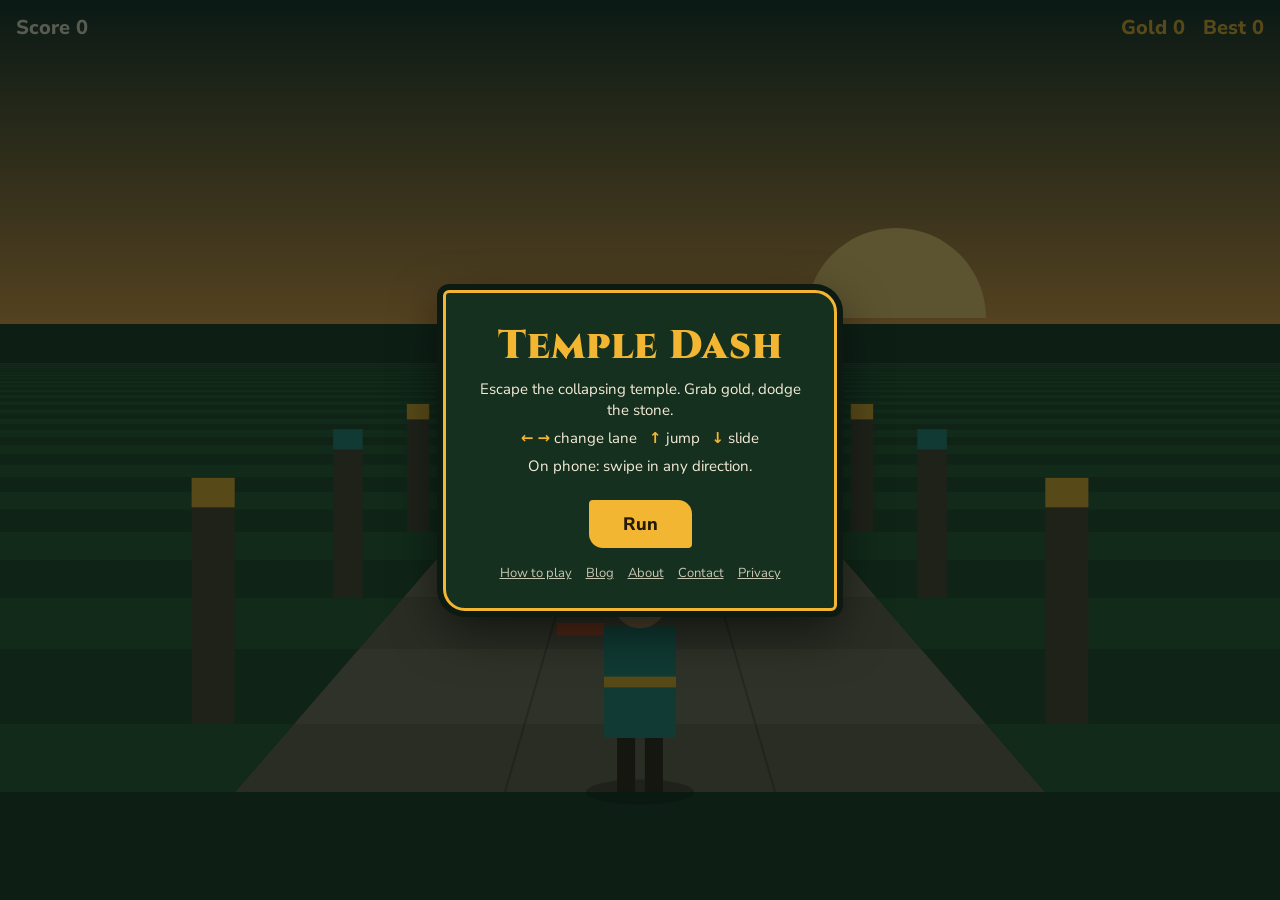
<file: index.html>
<!DOCTYPE html>
<html lang="en">
<head>
<script async src="https://pagead2.googlesyndication.com/pagead/js/adsbygoogle.js?client=ca-pub-4609575758527951"
     crossorigin="anonymous"></script>
<meta charset="utf-8">
<meta name="viewport" content="width=device-width, initial-scale=1, viewport-fit=cover">
<title>Temple Dash – Free Endless Runner Game</title>
<meta name="description" content="Temple Dash is a free browser endless runner. Dodge stone blocks, slide under beams and collect gold. Play on phone or computer.">
<link href="https://fonts.googleapis.com/css2?family=Cinzel:wght@700;900&family=Nunito+Sans:wght@600;800&display=swap" rel="stylesheet">
<style>
:root{--moss:#16301f;--stone:#8a8272;--gold:#f2b632;--teal:#1f8a80;--ember:#d9532b;--ink:#0d1a12;color-scheme:dark;box-sizing:border-box;padding-top:env(safe-area-inset-top,0px);padding-bottom:env(safe-area-inset-bottom,0px)}
html,body{height:100%;margin:0;background:var(--ink);overflow:hidden;touch-action:none;font-family:"Nunito Sans",system-ui,sans-serif;color:#f4ecd8}
body{position:relative}
canvas{position:absolute;inset:0;width:100%;height:100%;display:block}
#ov{position:absolute;inset:0;display:flex;align-items:center;justify-content:center;background:rgba(8,18,12,.66);padding:16px}
#card{max-width:340px;text-align:center;padding:26px 24px;background:var(--moss);border:3px solid var(--gold);border-radius:6px 22px 6px 22px;box-shadow:0 0 0 6px var(--ink),0 18px 50px rgba(0,0,0,.6)}
h1{font-family:Cinzel,Georgia,serif;font-weight:900;font-size:40px;margin:0 0 6px;color:var(--gold);letter-spacing:1px}
p{margin:6px 0;line-height:1.45;font-size:15px}
.k{color:var(--gold);font-weight:800}
button{margin-top:16px;font:800 18px "Nunito Sans",system-ui,sans-serif;padding:12px 34px;background:var(--gold);color:#241a05;border:0;border-radius:4px 14px 4px 14px;cursor:pointer}
.lk{margin-top:16px;display:flex;gap:14px;justify-content:center;flex-wrap:wrap;font-size:13px}.lk a{color:#f4ecd8;opacity:.8}.lk a:hover{color:var(--gold);opacity:1}
button:focus-visible{outline:3px solid #fff;outline-offset:3px}
button:active{transform:translateY(2px)}
</style>
</head>
<body>
<canvas id="c" aria-label="Temple Dash game"></canvas>
<div id="ov"><div id="card">
<h1 id="t">Temple Dash</h1>
<p id="s">Escape the collapsing temple. Grab gold, dodge the stone.</p>
<p><span class="k">← →</span> change lane &nbsp; <span class="k">↑</span> jump &nbsp; <span class="k">↓</span> slide</p>
<p>On phone: swipe in any direction.</p>
<button id="go">Run</button>
<nav class="lk"><a href="guide.html">How to play</a><a href="blog.html">Blog</a><a href="about.html">About</a><a href="contact.html">Contact</a><a href="privacy.html">Privacy</a></nav>
</div></div>
<script>
(function(){
var cv=document.getElementById('c'),x=cv.getContext('2d'),ov=document.getElementById('ov'),W,H,hor,base,unit,laneW,dpr;
function rs(){dpr=Math.min(2,window.devicePixelRatio||1);W=cv.clientWidth;H=cv.clientHeight;cv.width=W*dpr;cv.height=H*dpr;x.setTransform(dpr,0,0,dpr,0,0);hor=H*.36;base=H*.88;unit=Math.min(H,W*1.6)*.2;laneW=Math.min(W*.3,H*.3)}
window.addEventListener('resize',rs);rs();
var best=0;try{best=+localStorage.getItem('td_best')||0}catch(e){}
var st='menu',dist,speed,lane,px,jy,vy,slide,obs,nextSp,coins,score,t=0,shake=0;
function S(d){return 1/(1+d*.09)}
function Y(d){return hor+(base-hor)*S(d)}
function X(l,d){return W/2+l*laneW*S(d)}
function reset(){dist=0;speed=14;lane=0;px=0;jy=0;vy=0;slide=0;obs=[];nextSp=10;coins=0;score=0;shake=0}
function spawn(){
  var r=Math.random(),l=Math.floor(Math.random()*3)-1,D=62;
  if(r<.3){obs.push({d:D,l:l,k:'block'})}
  else if(r<.5){obs.push({d:D,l:l,k:'beam'})}
  else if(r<.72){var l2=l;obs.push({d:D,l:l,k:'pillar'});if(Math.random()<.5){do{l2=Math.floor(Math.random()*3)-1}while(l2===l);obs.push({d:D,l:l2,k:'pillar'})}}
  else{for(var i=0;i<6;i++)obs.push({d:D+i*2.2,l:l,k:'coin'})}
}
function end(){
  st='over';if(score>best){best=score;try{localStorage.setItem('td_best',best)}catch(e){}}
  document.getElementById('t').textContent='Temple closed';
  document.getElementById('s').innerHTML='Score <span class="k">'+score+'</span> · Gold <span class="k">'+coins+'</span> · Best <span class="k">'+best+'</span>';
  document.getElementById('go').textContent='Run again';ov.style.display='flex';
}
function start(){reset();st='play';ov.style.display='none'}
document.getElementById('go').onclick=start;
function act(a){
  if(st!=='play')return;
  if(a==='L'&&lane>-1)lane--;
  if(a==='R'&&lane<1)lane++;
  if(a==='U'&&jy<=0.01){vy=9.5;slide=0}
  if(a==='D'){slide=.7;if(jy>0)vy=-14}
}
window.addEventListener('keydown',function(e){
  var m={ArrowLeft:'L',a:'L',ArrowRight:'R',d:'R',ArrowUp:'U',w:'U',' ':'U',ArrowDown:'D',s:'D'}[e.key];
  if(m){e.preventDefault();act(m)}
  else if(e.key==='Enter'&&st!=='play')start();
});
var sx,sy;
cv.addEventListener('pointerdown',function(e){sx=e.clientX;sy=e.clientY});
cv.addEventListener('pointerup',function(e){
  var dx=e.clientX-sx,dy=e.clientY-sy;
  if(Math.max(Math.abs(dx),Math.abs(dy))<20){act('U');return}
  if(Math.abs(dx)>Math.abs(dy))act(dx<0?'L':'R');else act(dy<0?'U':'D');
});
function update(dt){
  speed=Math.min(36,speed+dt*.45);
  dist+=speed*dt;score=Math.floor(dist/2)+coins*10;
  px+=(lane-px)*Math.min(1,dt*14);
  if(jy>0||vy>0){vy-=28*dt;jy+=vy*dt;if(jy<=0){jy=0;vy=0}}
  if(slide>0)slide-=dt;
  nextSp-=speed*dt;
  if(nextSp<=0){spawn();nextSp=Math.max(7,14-speed*.2)+Math.random()*5}
  for(var i=obs.length-1;i>=0;i--){
    var o=obs[i];o.d-=speed*dt;
    if(o.d<-3){obs.splice(i,1);continue}
    if(o.dead)continue;
    if(o.d<.8&&o.d>-.8&&Math.abs(px-o.l)<.55){
      if(o.k==='coin'){o.dead=1;coins++}
      else if(o.k==='block'&&jy<.5){hit()}
      else if(o.k==='beam'&&slide<=0){hit()}
      else if(o.k==='pillar'){hit()}
    }
  }
}
function hit(){shake=14;end()}
function quad(x1,y1,x2,y2,x3,y3,x4,y4,c){x.fillStyle=c;x.beginPath();x.moveTo(x1,y1);x.lineTo(x2,y2);x.lineTo(x3,y3);x.lineTo(x4,y4);x.closePath();x.fill()}
function draw(){
  x.save();
  if(shake>0){x.translate((Math.random()-.5)*shake,(Math.random()-.5)*shake);shake*=.85}
  var g=x.createLinearGradient(0,0,0,hor);g.addColorStop(0,'#0f2a2a');g.addColorStop(1,'#e9a24a');
  x.fillStyle=g;x.fillRect(0,0,W,hor+2);
  x.fillStyle='#173a28';x.fillRect(0,hor,W,H-hor);
  // sun
  x.fillStyle='#ffd37a';x.beginPath();x.arc(W*.7,hor-6,unit*.5,Math.PI,0);x.fill();
  // road stripes
  var off=dist%3,idx=Math.floor(dist/3);
  for(var i=40;i>=0;i--){
    var d1=i*3-off,d2=d1+3;if(d1<0)d1=0;if(d2<=0)continue;
    var s1=S(d1),s2=S(d2),y1=Y(d1),y2=Y(d2),hw1=laneW*1.5*s1,hw2=laneW*1.5*s2;
    quad(W/2-hw1,y1,W/2+hw1,y1,W/2+hw2,y2,W/2-hw2,y2,((idx+i)%2)?'#7b7261':'#6c6354');
    // jungle edges
    var c2=((idx+i)%2)?'#1d4a2f':'#245a38';
    quad(0,y1,W/2-hw1,y1,W/2-hw2,y2,0,y2,c2);
    quad(W/2+hw1,y1,W,y1,W,y2,W/2+hw2,y2,c2);
    if((idx+i)%2===0){
      [-1,1].forEach(function(sd){
        var px0=W/2+sd*(laneW*1.5+laneW*.35)*s2,ph=unit*1.6*s2,pw=unit*.28*s2;
        x.fillStyle='#4a4436';x.fillRect(px0-pw/2,y2-ph,pw,ph);
        x.fillStyle=(idx+i)%4===0?'#1f8a80':'#f2b632';x.fillRect(px0-pw/2,y2-ph,pw,ph*.12);
      });
    }
  }
  // lane lines
  x.strokeStyle='rgba(0,0,0,.25)';x.lineWidth=2;
  [-.5,.5].forEach(function(l){x.beginPath();x.moveTo(X(l,0),Y(0));x.lineTo(X(l,70),Y(70));x.stroke()});
  // objects far to near
  var list=obs.filter(function(o){return !o.dead&&o.d>-2}).sort(function(a,b){return b.d-a.d});
  var pDrawn=false;
  list.forEach(function(o){
    if(!pDrawn&&o.d<0){player();pDrawn=true}
    item(o);
  });
  if(!pDrawn)player();
  x.restore();
  // HUD
  x.fillStyle='#f4ecd8';x.font='800 20px "Nunito Sans",system-ui,sans-serif';x.textAlign='left';
  x.fillText('Score '+score,16,34);
  x.fillStyle='#f2b632';x.textAlign='right';x.fillText('Gold '+coins+'   Best '+Math.max(best,score),W-16,34);
}
function item(o){
  var s=S(o.d),cx=X(o.l,o.d),cy=Y(o.d),w=laneW*s*.8,u=unit*s;
  if(o.k==='block'){
    x.fillStyle='#8a8272';x.fillRect(cx-w/2,cy-u*.55,w,u*.55);
    x.fillStyle='#b3aa95';x.fillRect(cx-w/2,cy-u*.55,w,u*.12);
    x.fillStyle='#d9532b';x.fillRect(cx-w*.3,cy-u*.35,w*.6,u*.07);
  }else if(o.k==='beam'){
    var pw=u*.16;
    x.fillStyle='#4a4436';x.fillRect(cx-w/2,cy-u*1.5,pw,u*1.5);x.fillRect(cx+w/2-pw,cy-u*1.5,pw,u*1.5);
    x.fillStyle='#6b5a3a';x.fillRect(cx-w/2-pw*.5,cy-u*1.3,w+pw,u*.45);
    x.fillStyle='#f2b632';x.fillRect(cx-w/2-pw*.5,cy-u*1.3,w+pw,u*.07);
  }else if(o.k==='pillar'){
    var pw2=w*.55;
    x.fillStyle='#5b5444';x.fillRect(cx-pw2/2,cy-u*1.9,pw2,u*1.9);
    x.fillStyle='#1f8a80';x.fillRect(cx-pw2/2,cy-u*1.9,pw2,u*.2);
    x.fillStyle='rgba(0,0,0,.25)';x.fillRect(cx,cy-u*1.9,pw2/2,u*1.9);
  }else{
    var sp=Math.abs(Math.cos(t*5+o.d)),r=u*.2;
    x.fillStyle='#f2b632';x.beginPath();x.ellipse(cx,cy-u*.5,Math.max(r*.25,r*sp),r,0,0,7);x.fill();
    x.strokeStyle='#a8741a';x.lineWidth=Math.max(1,s*2);x.stroke();
  }
}
function player(){
  var cx=X(px,0),cy=base-jy*unit,sl=slide>0&&jy<=0,run=Math.sin(t*16)*unit*.12;
  x.fillStyle='rgba(0,0,0,.3)';x.beginPath();x.ellipse(cx,base,unit*.3*(1-jy*.2),unit*.07,0,0,7);x.fill();
  var bh=sl?unit*.32:unit*.62;
  // legs
  x.fillStyle='#2b2118';
  if(!sl){x.fillRect(cx-unit*.14+(jy>0?0:run),cy-unit*.3,unit*.1,unit*.3);x.fillRect(cx+unit*.04-(jy>0?0:run),cy-unit*.3,unit*.1,unit*.3)}
  // body
  x.fillStyle='#1f8a80';x.fillRect(cx-unit*.2,cy-unit*.3-bh+(sl?unit*.3:0),unit*.4,bh);
  x.fillStyle='#f2b632';x.fillRect(cx-unit*.2,cy-unit*.3-bh+(sl?unit*.3:0)+bh*.45,unit*.4,unit*.06);
  // head
  var hy=cy-unit*.3-bh-unit*.14+(sl?unit*.3:0);
  x.fillStyle='#d9a36f';x.beginPath();x.arc(cx,hy,unit*.15,0,7);x.fill();
  x.fillStyle='#d9532b';x.fillRect(cx-unit*.16,hy-unit*.16,unit*.32,unit*.08);
  // scarf
  x.fillStyle='#d9532b';x.fillRect(cx-unit*.2-unit*.25-Math.abs(run),hy+unit*.12,unit*.25+Math.abs(run),unit*.07);
}
var last=performance.now();
function loop(n){
  var dt=Math.min(.05,(n-last)/1000);last=n;t+=dt;
  if(st==='play')update(dt);
  else if(st==='menu'){dist+=6*dt;t+=0}
  draw();requestAnimationFrame(loop);
}
reset();requestAnimationFrame(loop);
})();
</script>
</body>
</html>
</file>
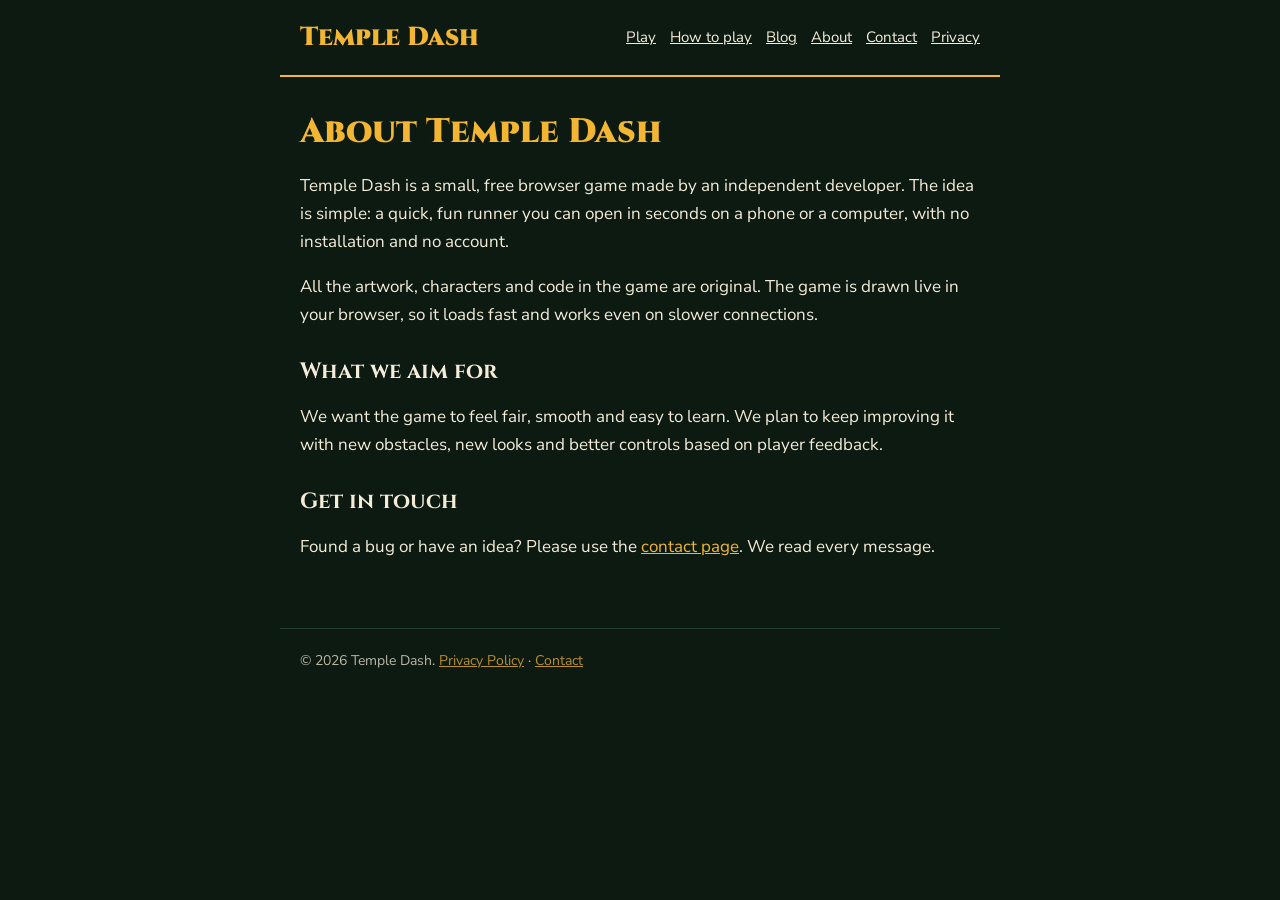
<file: about.html>
<!DOCTYPE html><html lang="en"><head>
<script async src="https://pagead2.googlesyndication.com/pagead/js/adsbygoogle.js?client=ca-pub-4609575758527951"
     crossorigin="anonymous"></script><meta charset="utf-8"><meta name="viewport" content="width=device-width, initial-scale=1"><link href="https://fonts.googleapis.com/css2?family=Cinzel:wght@700;900&family=Nunito+Sans:wght@400;800&display=swap" rel="stylesheet"><link rel="stylesheet" href="style.css"><title>About Temple Dash</title><meta name="description" content="About Temple Dash, a free browser endless runner game made by an independent developer."></head><body><header><a class="logo" href="index.html">Temple Dash</a><nav><a href="index.html">Play</a><a href="guide.html">How to play</a><a href="blog.html">Blog</a><a href="about.html">About</a><a href="contact.html">Contact</a><a href="privacy.html">Privacy</a></nav></header><main>
<h1>About Temple Dash</h1>
<p>Temple Dash is a small, free browser game made by an independent developer. The idea is simple: a quick, fun runner you can open in seconds on a phone or a computer, with no installation and no account.</p>
<p>All the artwork, characters and code in the game are original. The game is drawn live in your browser, so it loads fast and works even on slower connections.</p>
<h2>What we aim for</h2>
<p>We want the game to feel fair, smooth and easy to learn. We plan to keep improving it with new obstacles, new looks and better controls based on player feedback.</p>
<h2>Get in touch</h2>
<p>Found a bug or have an idea? Please use the <a href="contact.html">contact page</a>. We read every message.</p>
</main><footer>© 2026 Temple Dash. <a href="privacy.html">Privacy Policy</a> · <a href="contact.html">Contact</a></footer></body></html>
</file>
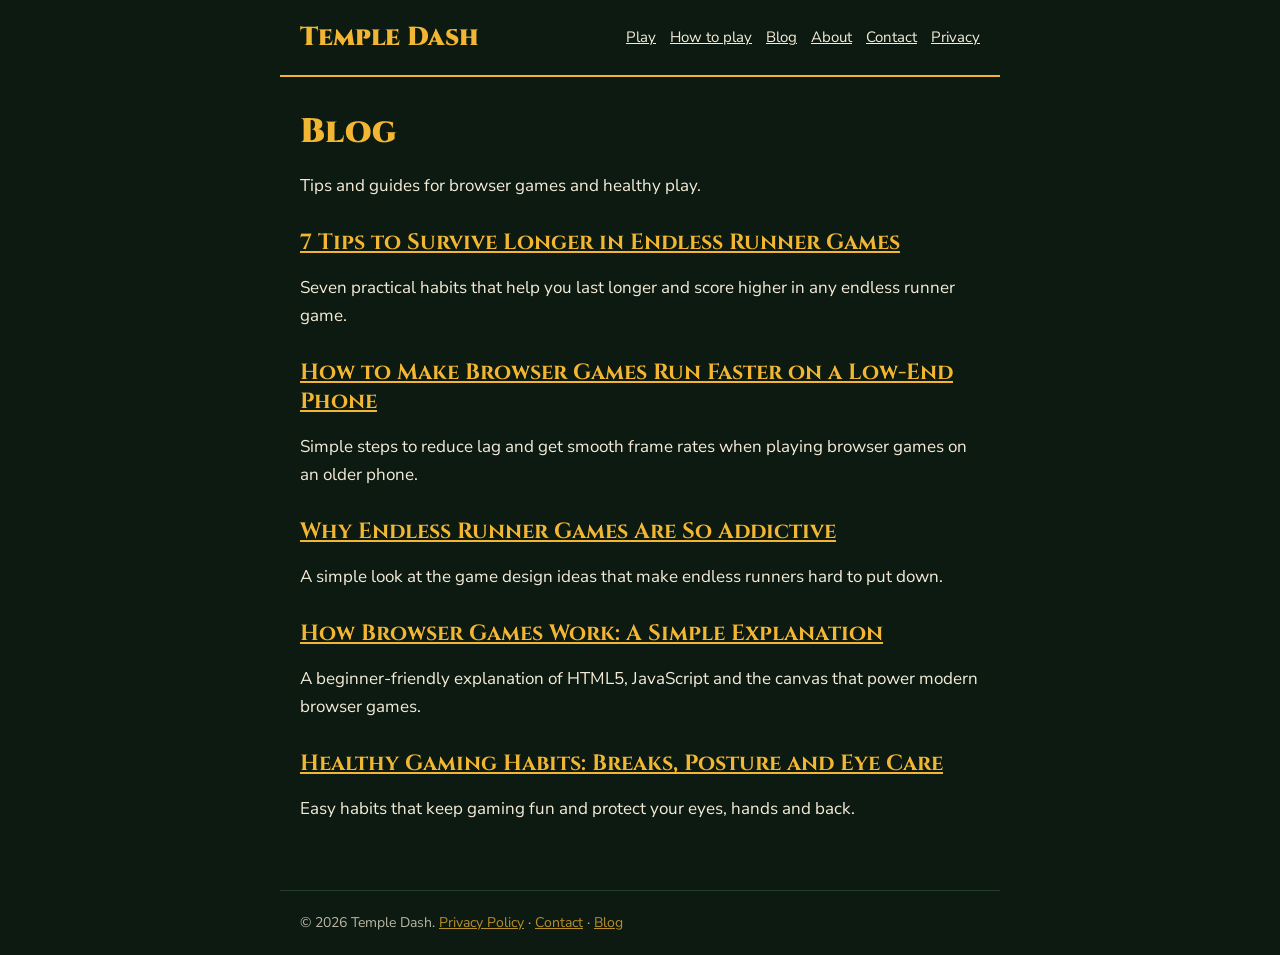
<file: blog.html>
<!DOCTYPE html><html lang="en"><head><script async src="https://pagead2.googlesyndication.com/pagead/js/adsbygoogle.js?client=ca-pub-4609575758527951"
     crossorigin="anonymous"></script><meta charset="utf-8"><meta name="viewport" content="width=device-width, initial-scale=1"><title>Temple Dash Blog – Game Tips and Guides</title><meta name="description" content="Tips, guides and explainers about browser games, endless runners and healthy gaming."><link href="https://fonts.googleapis.com/css2?family=Cinzel:wght@700;900&family=Nunito+Sans:wght@400;800&display=swap" rel="stylesheet"><link rel="stylesheet" href="style.css"></head><body><header><a class="logo" href="index.html">Temple Dash</a><nav><a href="index.html">Play</a><a href="guide.html">How to play</a><a href="blog.html">Blog</a><a href="about.html">About</a><a href="contact.html">Contact</a><a href="privacy.html">Privacy</a></nav></header><main><h1>Blog</h1><p>Tips and guides for browser games and healthy play.</p><h2><a href="post-endless-runner-tips.html">7 Tips to Survive Longer in Endless Runner Games</a></h2><p>Seven practical habits that help you last longer and score higher in any endless runner game.</p><h2><a href="post-faster-browser-games-low-end-phone.html">How to Make Browser Games Run Faster on a Low-End Phone</a></h2><p>Simple steps to reduce lag and get smooth frame rates when playing browser games on an older phone.</p><h2><a href="post-why-endless-runners-are-addictive.html">Why Endless Runner Games Are So Addictive</a></h2><p>A simple look at the game design ideas that make endless runners hard to put down.</p><h2><a href="post-how-browser-games-work.html">How Browser Games Work: A Simple Explanation</a></h2><p>A beginner-friendly explanation of HTML5, JavaScript and the canvas that power modern browser games.</p><h2><a href="post-healthy-gaming-habits.html">Healthy Gaming Habits: Breaks, Posture and Eye Care</a></h2><p>Easy habits that keep gaming fun and protect your eyes, hands and back.</p></main><footer>© 2026 Temple Dash. <a href="privacy.html">Privacy Policy</a> · <a href="contact.html">Contact</a> · <a href="blog.html">Blog</a></footer></body></html>
</file>
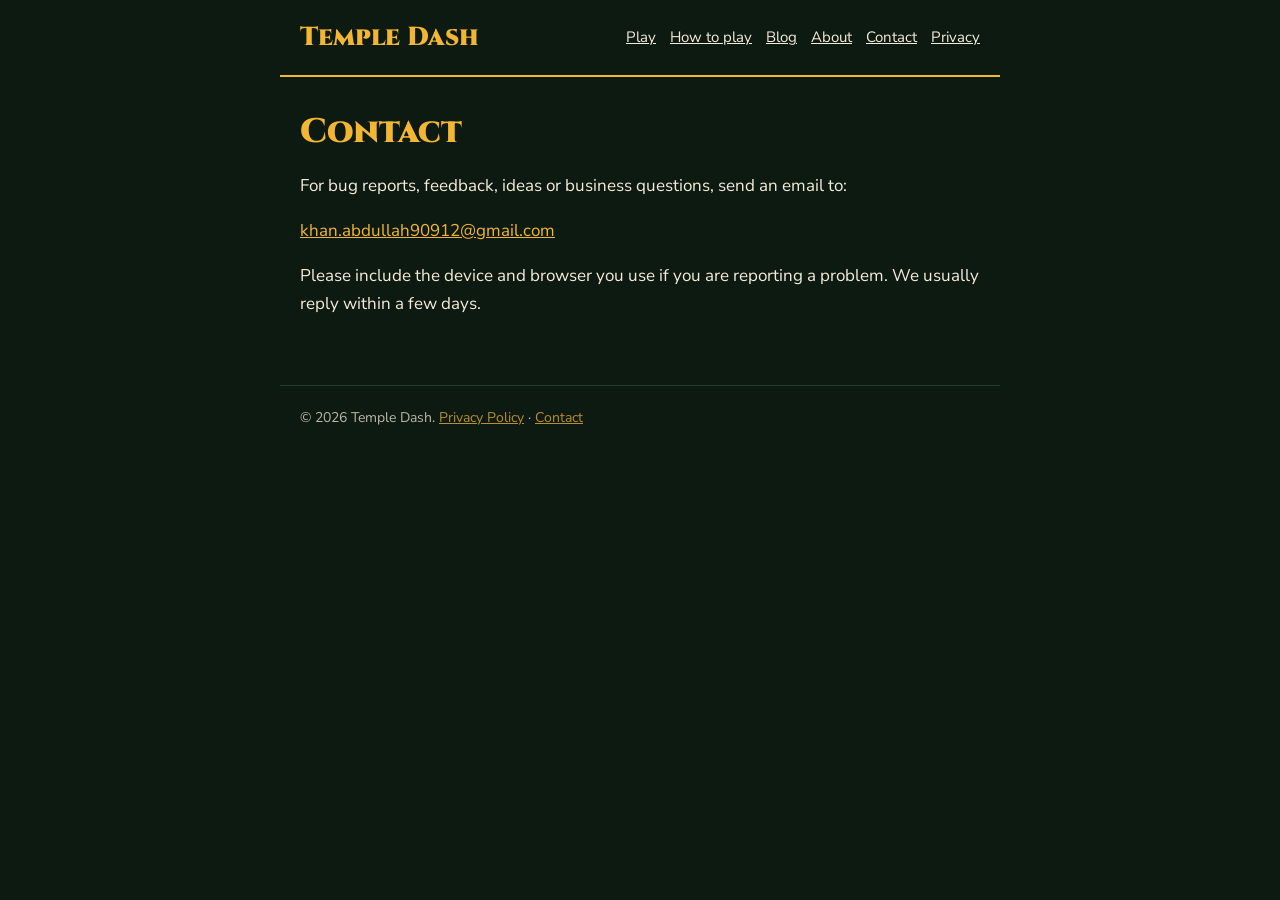
<file: contact.html>
<!DOCTYPE html><html lang="en"><head>
<script async src="https://pagead2.googlesyndication.com/pagead/js/adsbygoogle.js?client=ca-pub-4609575758527951"
     crossorigin="anonymous"></script><meta charset="utf-8"><meta name="viewport" content="width=device-width, initial-scale=1"><link href="https://fonts.googleapis.com/css2?family=Cinzel:wght@700;900&family=Nunito+Sans:wght@400;800&display=swap" rel="stylesheet"><link rel="stylesheet" href="style.css"><title>Contact Temple Dash</title><meta name="description" content="Contact the Temple Dash team with bug reports, feedback or questions."></head><body><header><a class="logo" href="index.html">Temple Dash</a><nav><a href="index.html">Play</a><a href="guide.html">How to play</a><a href="blog.html">Blog</a><a href="about.html">About</a><a href="contact.html">Contact</a><a href="privacy.html">Privacy</a></nav></header><main>
<h1>Contact</h1>
<p>For bug reports, feedback, ideas or business questions, send an email to:</p>
<p><a href="mailto:khan.abdullah90912@gmail.com">khan.abdullah90912@gmail.com</a></p>
<p>Please include the device and browser you use if you are reporting a problem. We usually reply within a few days.</p>
</main><footer>© 2026 Temple Dash. <a href="privacy.html">Privacy Policy</a> · <a href="contact.html">Contact</a></footer></body></html>
</file>
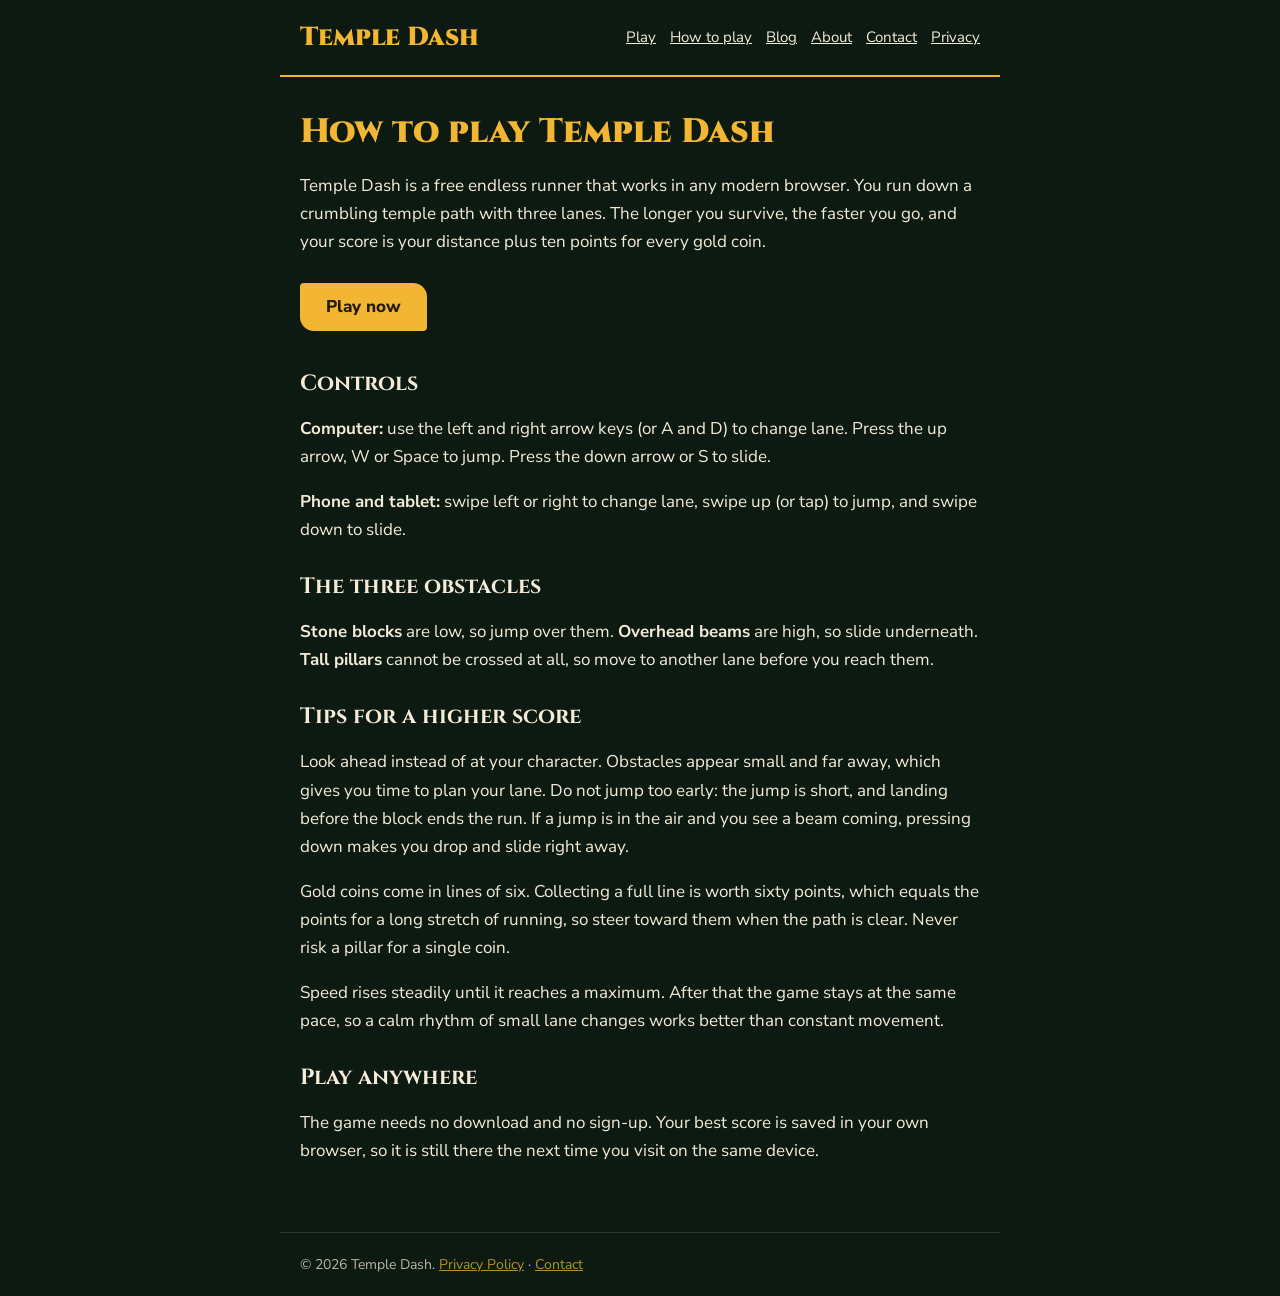
<file: guide.html>
<!DOCTYPE html><html lang="en"><head>
<script async src="https://pagead2.googlesyndication.com/pagead/js/adsbygoogle.js?client=ca-pub-4609575758527951"
     crossorigin="anonymous"></script><meta charset="utf-8"><meta name="viewport" content="width=device-width, initial-scale=1"><link href="https://fonts.googleapis.com/css2?family=Cinzel:wght@700;900&family=Nunito+Sans:wght@400;800&display=swap" rel="stylesheet"><link rel="stylesheet" href="style.css"><title>How to Play Temple Dash – Tips and Controls</title><meta name="description" content="Learn the controls and best tips for Temple Dash, a free browser endless runner game."></head><body><header><a class="logo" href="index.html">Temple Dash</a><nav><a href="index.html">Play</a><a href="guide.html">How to play</a><a href="blog.html">Blog</a><a href="about.html">About</a><a href="contact.html">Contact</a><a href="privacy.html">Privacy</a></nav></header><main>
<h1>How to play Temple Dash</h1>
<p>Temple Dash is a free endless runner that works in any modern browser. You run down a crumbling temple path with three lanes. The longer you survive, the faster you go, and your score is your distance plus ten points for every gold coin.</p>
<a class="play" href="index.html">Play now</a>
<h2>Controls</h2>
<p><b>Computer:</b> use the left and right arrow keys (or A and D) to change lane. Press the up arrow, W or Space to jump. Press the down arrow or S to slide.</p>
<p><b>Phone and tablet:</b> swipe left or right to change lane, swipe up (or tap) to jump, and swipe down to slide.</p>
<h2>The three obstacles</h2>
<p><b>Stone blocks</b> are low, so jump over them. <b>Overhead beams</b> are high, so slide underneath. <b>Tall pillars</b> cannot be crossed at all, so move to another lane before you reach them.</p>
<h2>Tips for a higher score</h2>
<p>Look ahead instead of at your character. Obstacles appear small and far away, which gives you time to plan your lane. Do not jump too early: the jump is short, and landing before the block ends the run. If a jump is in the air and you see a beam coming, pressing down makes you drop and slide right away.</p>
<p>Gold coins come in lines of six. Collecting a full line is worth sixty points, which equals the points for a long stretch of running, so steer toward them when the path is clear. Never risk a pillar for a single coin.</p>
<p>Speed rises steadily until it reaches a maximum. After that the game stays at the same pace, so a calm rhythm of small lane changes works better than constant movement.</p>
<h2>Play anywhere</h2>
<p>The game needs no download and no sign-up. Your best score is saved in your own browser, so it is still there the next time you visit on the same device.</p>
</main><footer>© 2026 Temple Dash. <a href="privacy.html">Privacy Policy</a> · <a href="contact.html">Contact</a></footer></body></html>
</file>
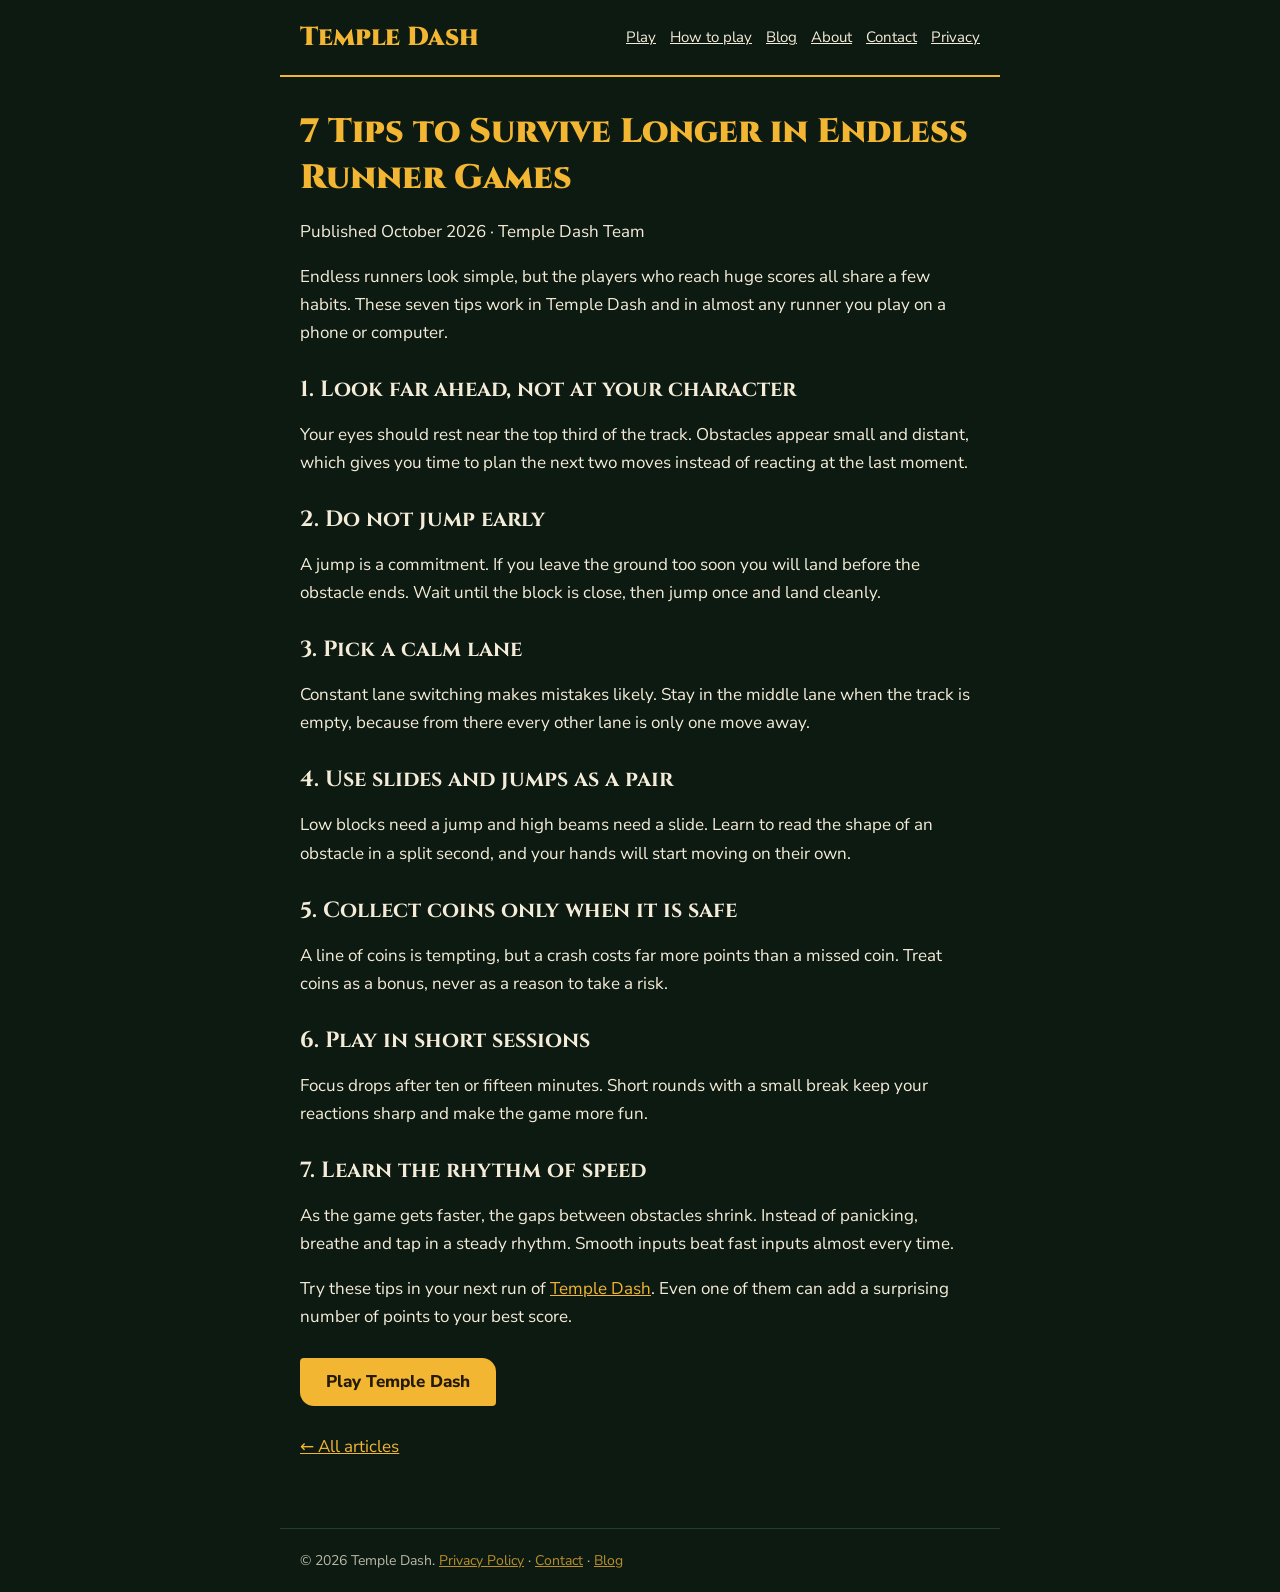
<file: post-endless-runner-tips.html>
<!DOCTYPE html><html lang="en"><head><script async src="https://pagead2.googlesyndication.com/pagead/js/adsbygoogle.js?client=ca-pub-4609575758527951"
     crossorigin="anonymous"></script><meta charset="utf-8"><meta name="viewport" content="width=device-width, initial-scale=1"><title>7 Tips to Survive Longer in Endless Runner Games – Temple Dash</title><meta name="description" content="Seven practical habits that help you last longer and score higher in any endless runner game."><link href="https://fonts.googleapis.com/css2?family=Cinzel:wght@700;900&family=Nunito+Sans:wght@400;800&display=swap" rel="stylesheet"><link rel="stylesheet" href="style.css"></head><body><header><a class="logo" href="index.html">Temple Dash</a><nav><a href="index.html">Play</a><a href="guide.html">How to play</a><a href="blog.html">Blog</a><a href="about.html">About</a><a href="contact.html">Contact</a><a href="privacy.html">Privacy</a></nav></header><main><h1>7 Tips to Survive Longer in Endless Runner Games</h1><p class="mu">Published October 2026 · Temple Dash Team</p><p>Endless runners look simple, but the players who reach huge scores all share a few habits. These seven tips work in Temple Dash and in almost any runner you play on a phone or computer.</p><h2>1. Look far ahead, not at your character</h2><p>Your eyes should rest near the top third of the track. Obstacles appear small and distant, which gives you time to plan the next two moves instead of reacting at the last moment.</p><h2>2. Do not jump early</h2><p>A jump is a commitment. If you leave the ground too soon you will land before the obstacle ends. Wait until the block is close, then jump once and land cleanly.</p><h2>3. Pick a calm lane</h2><p>Constant lane switching makes mistakes likely. Stay in the middle lane when the track is empty, because from there every other lane is only one move away.</p><h2>4. Use slides and jumps as a pair</h2><p>Low blocks need a jump and high beams need a slide. Learn to read the shape of an obstacle in a split second, and your hands will start moving on their own.</p><h2>5. Collect coins only when it is safe</h2><p>A line of coins is tempting, but a crash costs far more points than a missed coin. Treat coins as a bonus, never as a reason to take a risk.</p><h2>6. Play in short sessions</h2><p>Focus drops after ten or fifteen minutes. Short rounds with a small break keep your reactions sharp and make the game more fun.</p><h2>7. Learn the rhythm of speed</h2><p>As the game gets faster, the gaps between obstacles shrink. Instead of panicking, breathe and tap in a steady rhythm. Smooth inputs beat fast inputs almost every time.</p><p>Try these tips in your next run of <a href="index.html">Temple Dash</a>. Even one of them can add a surprising number of points to your best score.</p><p><a class="play" href="index.html">Play Temple Dash</a></p><p><a href="blog.html">← All articles</a></p></main><footer>© 2026 Temple Dash. <a href="privacy.html">Privacy Policy</a> · <a href="contact.html">Contact</a> · <a href="blog.html">Blog</a></footer></body></html>
</file>
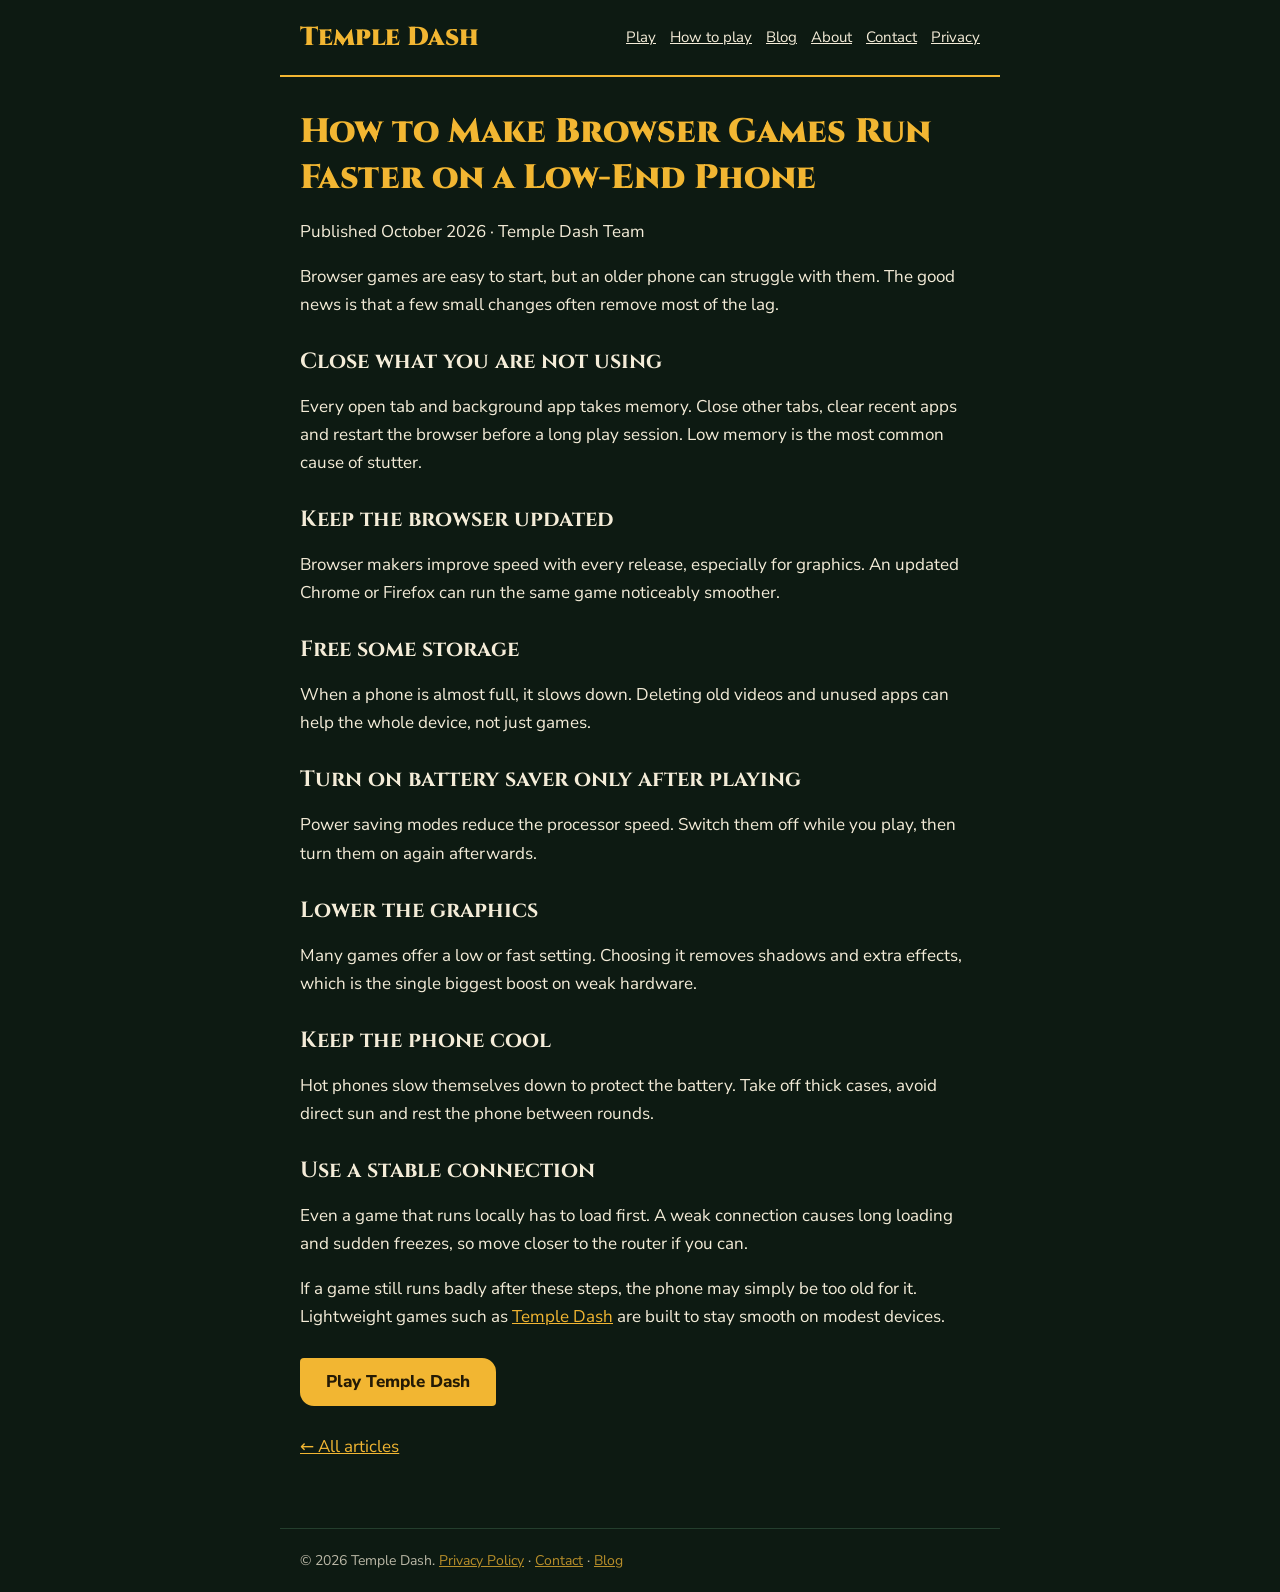
<file: post-faster-browser-games-low-end-phone.html>
<!DOCTYPE html><html lang="en"><head><script async src="https://pagead2.googlesyndication.com/pagead/js/adsbygoogle.js?client=ca-pub-4609575758527951"
     crossorigin="anonymous"></script><meta charset="utf-8"><meta name="viewport" content="width=device-width, initial-scale=1"><title>How to Make Browser Games Run Faster on a Low-End Phone – Temple Dash</title><meta name="description" content="Simple steps to reduce lag and get smooth frame rates when playing browser games on an older phone."><link href="https://fonts.googleapis.com/css2?family=Cinzel:wght@700;900&family=Nunito+Sans:wght@400;800&display=swap" rel="stylesheet"><link rel="stylesheet" href="style.css"></head><body><header><a class="logo" href="index.html">Temple Dash</a><nav><a href="index.html">Play</a><a href="guide.html">How to play</a><a href="blog.html">Blog</a><a href="about.html">About</a><a href="contact.html">Contact</a><a href="privacy.html">Privacy</a></nav></header><main><h1>How to Make Browser Games Run Faster on a Low-End Phone</h1><p class="mu">Published October 2026 · Temple Dash Team</p><p>Browser games are easy to start, but an older phone can struggle with them. The good news is that a few small changes often remove most of the lag.</p><h2>Close what you are not using</h2><p>Every open tab and background app takes memory. Close other tabs, clear recent apps and restart the browser before a long play session. Low memory is the most common cause of stutter.</p><h2>Keep the browser updated</h2><p>Browser makers improve speed with every release, especially for graphics. An updated Chrome or Firefox can run the same game noticeably smoother.</p><h2>Free some storage</h2><p>When a phone is almost full, it slows down. Deleting old videos and unused apps can help the whole device, not just games.</p><h2>Turn on battery saver only after playing</h2><p>Power saving modes reduce the processor speed. Switch them off while you play, then turn them on again afterwards.</p><h2>Lower the graphics</h2><p>Many games offer a low or fast setting. Choosing it removes shadows and extra effects, which is the single biggest boost on weak hardware.</p><h2>Keep the phone cool</h2><p>Hot phones slow themselves down to protect the battery. Take off thick cases, avoid direct sun and rest the phone between rounds.</p><h2>Use a stable connection</h2><p>Even a game that runs locally has to load first. A weak connection causes long loading and sudden freezes, so move closer to the router if you can.</p><p>If a game still runs badly after these steps, the phone may simply be too old for it. Lightweight games such as <a href="index.html">Temple Dash</a> are built to stay smooth on modest devices.</p><p><a class="play" href="index.html">Play Temple Dash</a></p><p><a href="blog.html">← All articles</a></p></main><footer>© 2026 Temple Dash. <a href="privacy.html">Privacy Policy</a> · <a href="contact.html">Contact</a> · <a href="blog.html">Blog</a></footer></body></html>
</file>
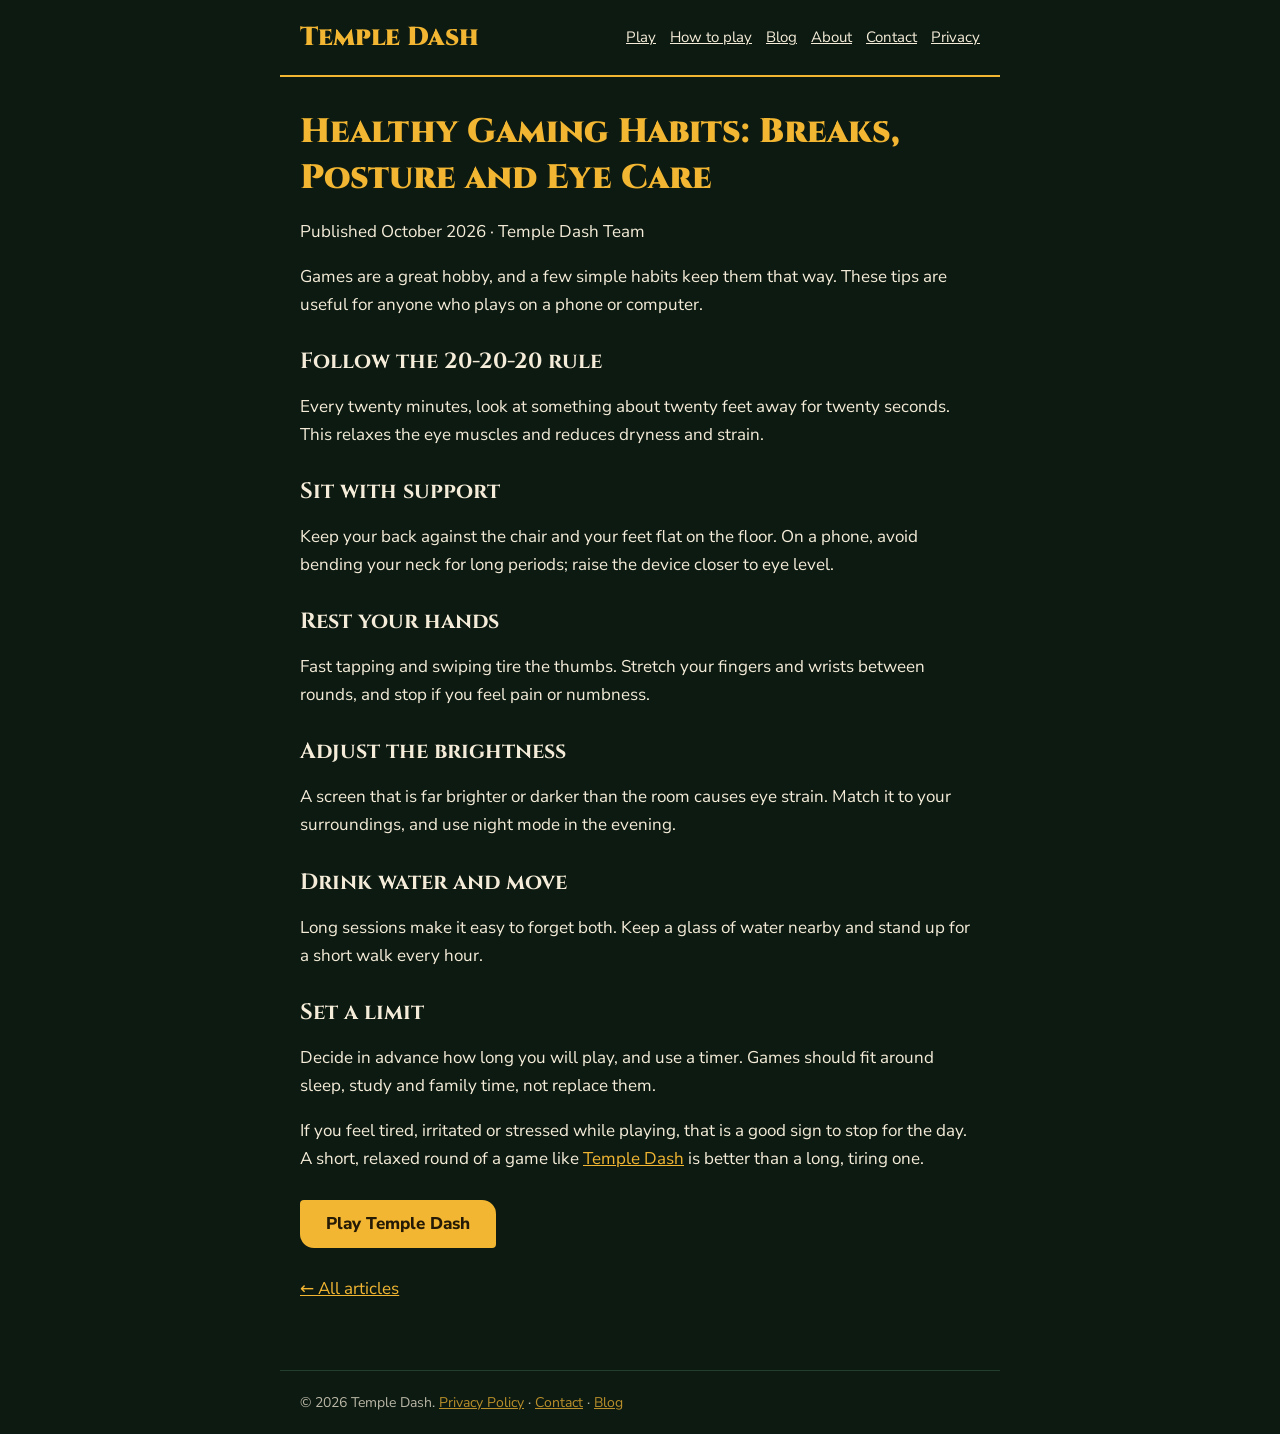
<file: post-healthy-gaming-habits.html>
<!DOCTYPE html><html lang="en"><head><script async src="https://pagead2.googlesyndication.com/pagead/js/adsbygoogle.js?client=ca-pub-4609575758527951"
     crossorigin="anonymous"></script><meta charset="utf-8"><meta name="viewport" content="width=device-width, initial-scale=1"><title>Healthy Gaming Habits: Breaks, Posture and Eye Care – Temple Dash</title><meta name="description" content="Easy habits that keep gaming fun and protect your eyes, hands and back."><link href="https://fonts.googleapis.com/css2?family=Cinzel:wght@700;900&family=Nunito+Sans:wght@400;800&display=swap" rel="stylesheet"><link rel="stylesheet" href="style.css"></head><body><header><a class="logo" href="index.html">Temple Dash</a><nav><a href="index.html">Play</a><a href="guide.html">How to play</a><a href="blog.html">Blog</a><a href="about.html">About</a><a href="contact.html">Contact</a><a href="privacy.html">Privacy</a></nav></header><main><h1>Healthy Gaming Habits: Breaks, Posture and Eye Care</h1><p class="mu">Published October 2026 · Temple Dash Team</p><p>Games are a great hobby, and a few simple habits keep them that way. These tips are useful for anyone who plays on a phone or computer.</p><h2>Follow the 20-20-20 rule</h2><p>Every twenty minutes, look at something about twenty feet away for twenty seconds. This relaxes the eye muscles and reduces dryness and strain.</p><h2>Sit with support</h2><p>Keep your back against the chair and your feet flat on the floor. On a phone, avoid bending your neck for long periods; raise the device closer to eye level.</p><h2>Rest your hands</h2><p>Fast tapping and swiping tire the thumbs. Stretch your fingers and wrists between rounds, and stop if you feel pain or numbness.</p><h2>Adjust the brightness</h2><p>A screen that is far brighter or darker than the room causes eye strain. Match it to your surroundings, and use night mode in the evening.</p><h2>Drink water and move</h2><p>Long sessions make it easy to forget both. Keep a glass of water nearby and stand up for a short walk every hour.</p><h2>Set a limit</h2><p>Decide in advance how long you will play, and use a timer. Games should fit around sleep, study and family time, not replace them.</p><p>If you feel tired, irritated or stressed while playing, that is a good sign to stop for the day. A short, relaxed round of a game like <a href="index.html">Temple Dash</a> is better than a long, tiring one.</p><p><a class="play" href="index.html">Play Temple Dash</a></p><p><a href="blog.html">← All articles</a></p></main><footer>© 2026 Temple Dash. <a href="privacy.html">Privacy Policy</a> · <a href="contact.html">Contact</a> · <a href="blog.html">Blog</a></footer></body></html>
</file>
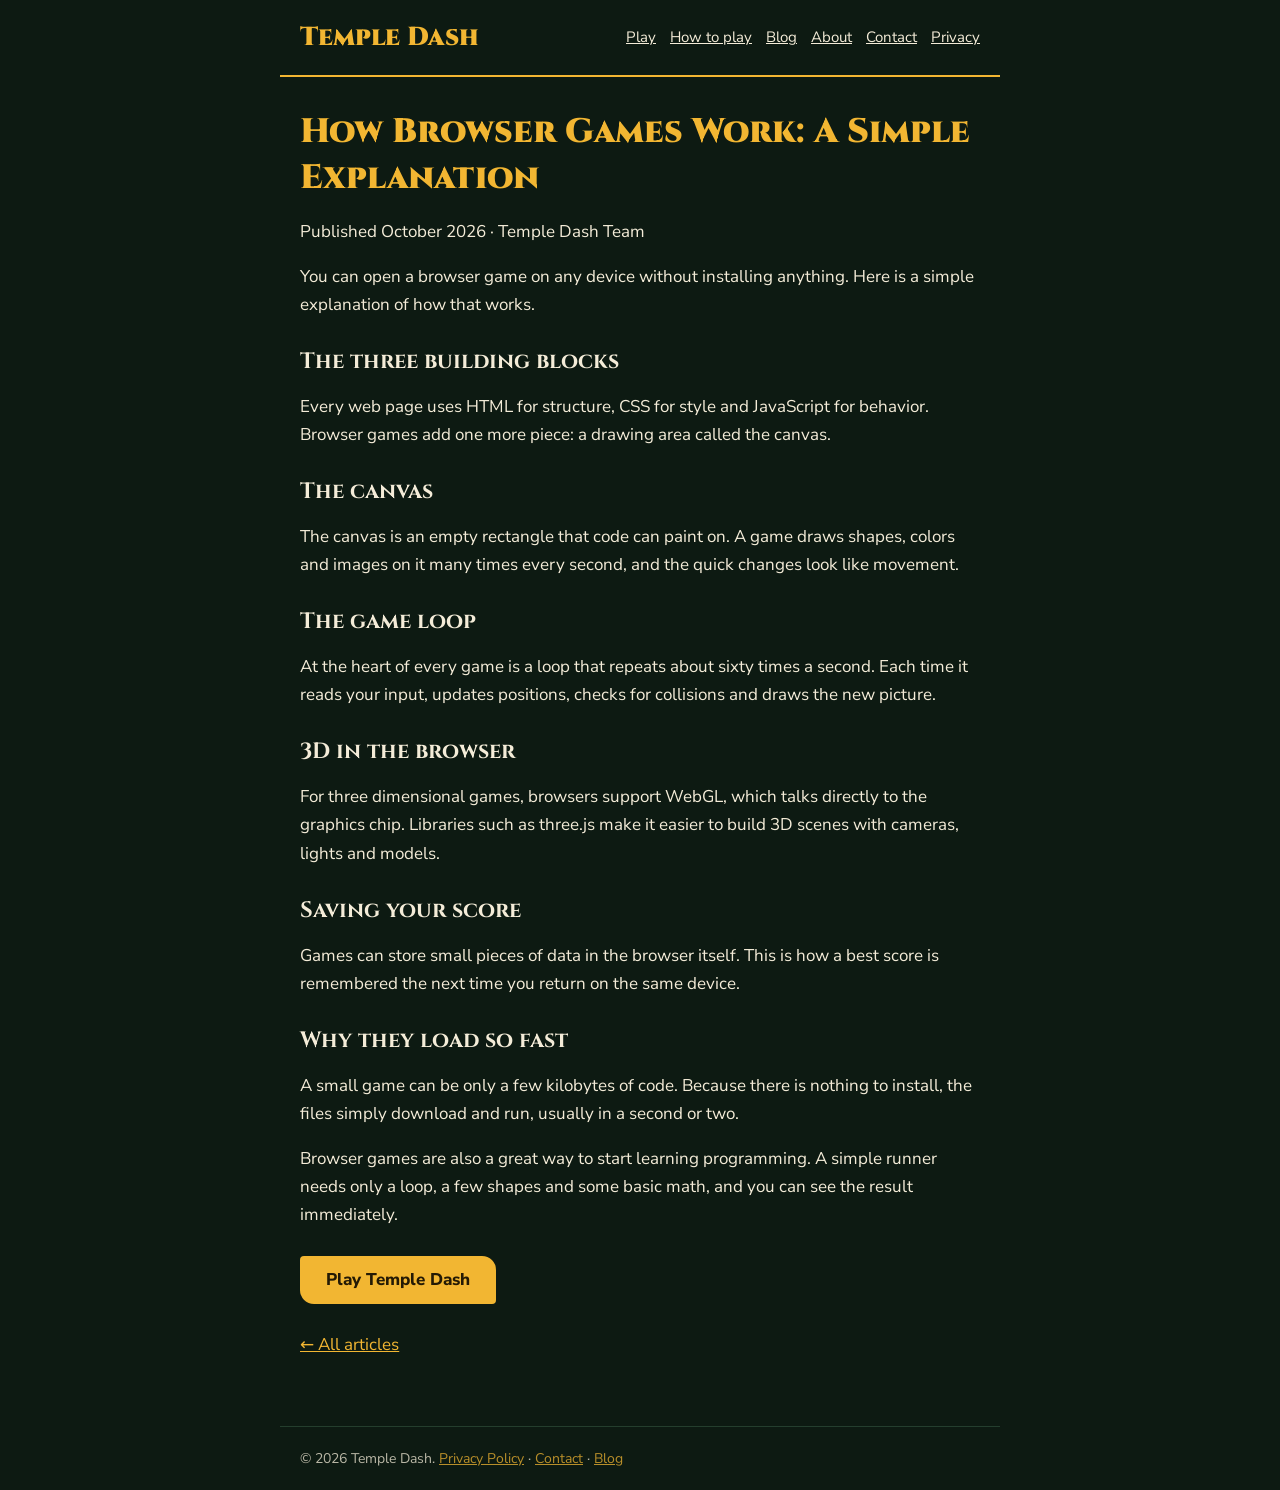
<file: post-how-browser-games-work.html>
<!DOCTYPE html><html lang="en"><head><script async src="https://pagead2.googlesyndication.com/pagead/js/adsbygoogle.js?client=ca-pub-4609575758527951"
     crossorigin="anonymous"></script><meta charset="utf-8"><meta name="viewport" content="width=device-width, initial-scale=1"><title>How Browser Games Work: A Simple Explanation – Temple Dash</title><meta name="description" content="A beginner-friendly explanation of HTML5, JavaScript and the canvas that power modern browser games."><link href="https://fonts.googleapis.com/css2?family=Cinzel:wght@700;900&family=Nunito+Sans:wght@400;800&display=swap" rel="stylesheet"><link rel="stylesheet" href="style.css"></head><body><header><a class="logo" href="index.html">Temple Dash</a><nav><a href="index.html">Play</a><a href="guide.html">How to play</a><a href="blog.html">Blog</a><a href="about.html">About</a><a href="contact.html">Contact</a><a href="privacy.html">Privacy</a></nav></header><main><h1>How Browser Games Work: A Simple Explanation</h1><p class="mu">Published October 2026 · Temple Dash Team</p><p>You can open a browser game on any device without installing anything. Here is a simple explanation of how that works.</p><h2>The three building blocks</h2><p>Every web page uses HTML for structure, CSS for style and JavaScript for behavior. Browser games add one more piece: a drawing area called the canvas.</p><h2>The canvas</h2><p>The canvas is an empty rectangle that code can paint on. A game draws shapes, colors and images on it many times every second, and the quick changes look like movement.</p><h2>The game loop</h2><p>At the heart of every game is a loop that repeats about sixty times a second. Each time it reads your input, updates positions, checks for collisions and draws the new picture.</p><h2>3D in the browser</h2><p>For three dimensional games, browsers support WebGL, which talks directly to the graphics chip. Libraries such as three.js make it easier to build 3D scenes with cameras, lights and models.</p><h2>Saving your score</h2><p>Games can store small pieces of data in the browser itself. This is how a best score is remembered the next time you return on the same device.</p><h2>Why they load so fast</h2><p>A small game can be only a few kilobytes of code. Because there is nothing to install, the files simply download and run, usually in a second or two.</p><p>Browser games are also a great way to start learning programming. A simple runner needs only a loop, a few shapes and some basic math, and you can see the result immediately.</p><p><a class="play" href="index.html">Play Temple Dash</a></p><p><a href="blog.html">← All articles</a></p></main><footer>© 2026 Temple Dash. <a href="privacy.html">Privacy Policy</a> · <a href="contact.html">Contact</a> · <a href="blog.html">Blog</a></footer></body></html>
</file>
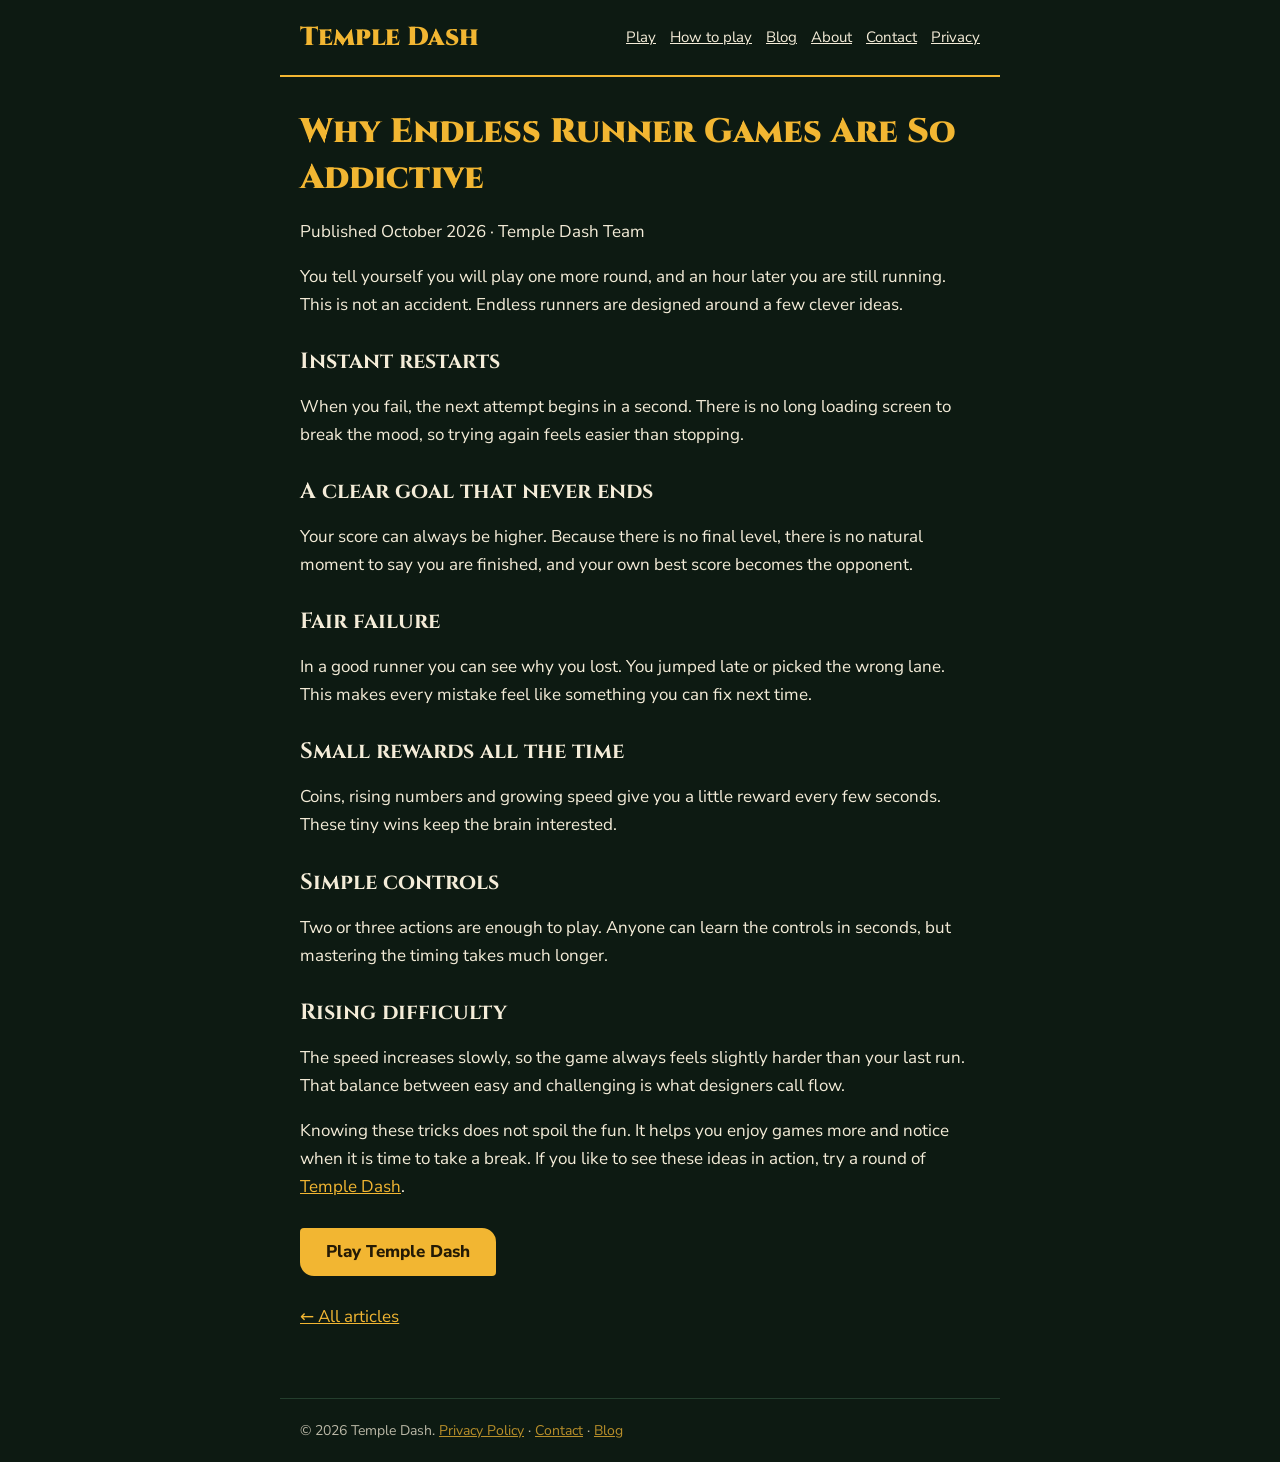
<file: post-why-endless-runners-are-addictive.html>
<!DOCTYPE html><html lang="en"><head><script async src="https://pagead2.googlesyndication.com/pagead/js/adsbygoogle.js?client=ca-pub-4609575758527951"
     crossorigin="anonymous"></script><meta charset="utf-8"><meta name="viewport" content="width=device-width, initial-scale=1"><title>Why Endless Runner Games Are So Addictive – Temple Dash</title><meta name="description" content="A simple look at the game design ideas that make endless runners hard to put down."><link href="https://fonts.googleapis.com/css2?family=Cinzel:wght@700;900&family=Nunito+Sans:wght@400;800&display=swap" rel="stylesheet"><link rel="stylesheet" href="style.css"></head><body><header><a class="logo" href="index.html">Temple Dash</a><nav><a href="index.html">Play</a><a href="guide.html">How to play</a><a href="blog.html">Blog</a><a href="about.html">About</a><a href="contact.html">Contact</a><a href="privacy.html">Privacy</a></nav></header><main><h1>Why Endless Runner Games Are So Addictive</h1><p class="mu">Published October 2026 · Temple Dash Team</p><p>You tell yourself you will play one more round, and an hour later you are still running. This is not an accident. Endless runners are designed around a few clever ideas.</p><h2>Instant restarts</h2><p>When you fail, the next attempt begins in a second. There is no long loading screen to break the mood, so trying again feels easier than stopping.</p><h2>A clear goal that never ends</h2><p>Your score can always be higher. Because there is no final level, there is no natural moment to say you are finished, and your own best score becomes the opponent.</p><h2>Fair failure</h2><p>In a good runner you can see why you lost. You jumped late or picked the wrong lane. This makes every mistake feel like something you can fix next time.</p><h2>Small rewards all the time</h2><p>Coins, rising numbers and growing speed give you a little reward every few seconds. These tiny wins keep the brain interested.</p><h2>Simple controls</h2><p>Two or three actions are enough to play. Anyone can learn the controls in seconds, but mastering the timing takes much longer.</p><h2>Rising difficulty</h2><p>The speed increases slowly, so the game always feels slightly harder than your last run. That balance between easy and challenging is what designers call flow.</p><p>Knowing these tricks does not spoil the fun. It helps you enjoy games more and notice when it is time to take a break. If you like to see these ideas in action, try a round of <a href="index.html">Temple Dash</a>.</p><p><a class="play" href="index.html">Play Temple Dash</a></p><p><a href="blog.html">← All articles</a></p></main><footer>© 2026 Temple Dash. <a href="privacy.html">Privacy Policy</a> · <a href="contact.html">Contact</a> · <a href="blog.html">Blog</a></footer></body></html>
</file>
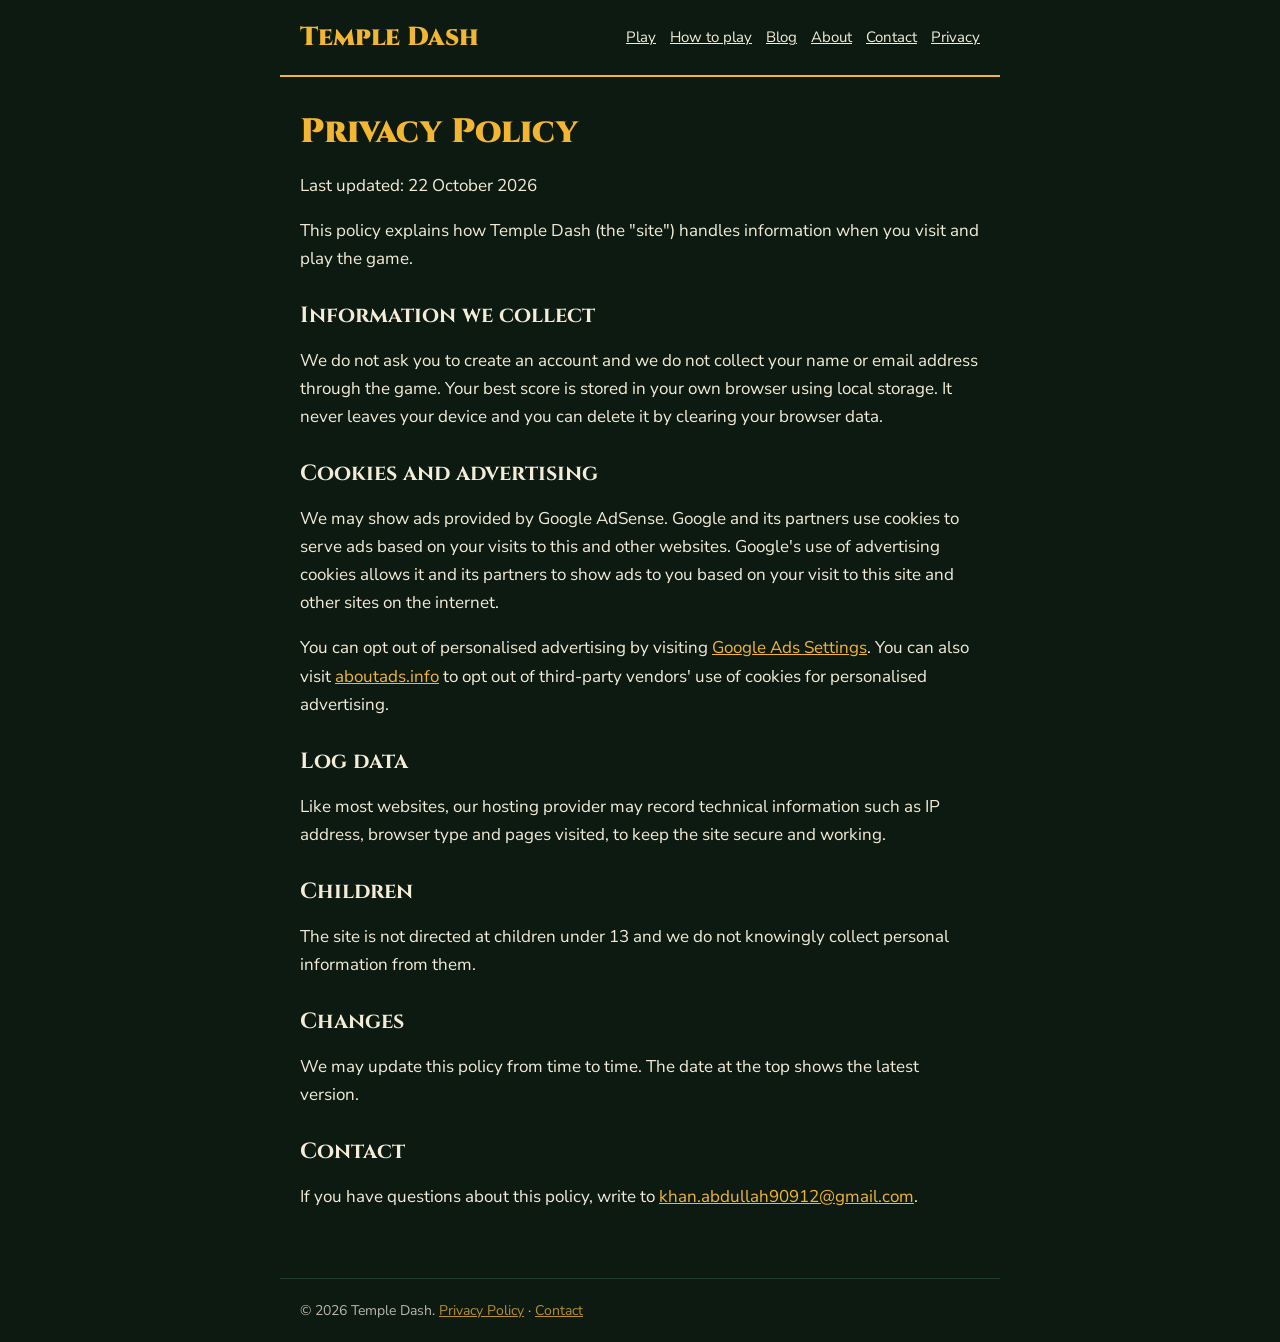
<file: privacy.html>
<!DOCTYPE html><html lang="en"><head>
<script async src="https://pagead2.googlesyndication.com/pagead/js/adsbygoogle.js?client=ca-pub-4609575758527951"
     crossorigin="anonymous"></script><meta charset="utf-8"><meta name="viewport" content="width=device-width, initial-scale=1"><link href="https://fonts.googleapis.com/css2?family=Cinzel:wght@700;900&family=Nunito+Sans:wght@400;800&display=swap" rel="stylesheet"><link rel="stylesheet" href="style.css"><title>Privacy Policy – Temple Dash</title><meta name="description" content="Privacy policy for Temple Dash, explaining cookies, data and advertising."></head><body><header><a class="logo" href="index.html">Temple Dash</a><nav><a href="index.html">Play</a><a href="guide.html">How to play</a><a href="blog.html">Blog</a><a href="about.html">About</a><a href="contact.html">Contact</a><a href="privacy.html">Privacy</a></nav></header><main>
<h1>Privacy Policy</h1>
<p>Last updated: 22 October 2026</p>
<p>This policy explains how Temple Dash (the "site") handles information when you visit and play the game.</p>
<h2>Information we collect</h2>
<p>We do not ask you to create an account and we do not collect your name or email address through the game. Your best score is stored in your own browser using local storage. It never leaves your device and you can delete it by clearing your browser data.</p>
<h2>Cookies and advertising</h2>
<p>We may show ads provided by Google AdSense. Google and its partners use cookies to serve ads based on your visits to this and other websites. Google's use of advertising cookies allows it and its partners to show ads to you based on your visit to this site and other sites on the internet.</p>
<p>You can opt out of personalised advertising by visiting <a href="https://www.google.com/settings/ads">Google Ads Settings</a>. You can also visit <a href="https://www.aboutads.info">aboutads.info</a> to opt out of third-party vendors' use of cookies for personalised advertising.</p>
<h2>Log data</h2>
<p>Like most websites, our hosting provider may record technical information such as IP address, browser type and pages visited, to keep the site secure and working.</p>
<h2>Children</h2>
<p>The site is not directed at children under 13 and we do not knowingly collect personal information from them.</p>
<h2>Changes</h2>
<p>We may update this policy from time to time. The date at the top shows the latest version.</p>
<h2>Contact</h2>
<p>If you have questions about this policy, write to <a href="mailto:khan.abdullah90912@gmail.com">khan.abdullah90912@gmail.com</a>.</p>
</main><footer>© 2026 Temple Dash. <a href="privacy.html">Privacy Policy</a> · <a href="contact.html">Contact</a></footer></body></html>
</file>
<file: style.css>
:root{--moss:#16301f;--gold:#f2b632;--ink:#0d1a12;--txt:#f4ecd8;color-scheme:dark}
*{box-sizing:border-box}
body{margin:0;background:var(--ink);color:var(--txt);font:17px/1.65 "Nunito Sans",system-ui,sans-serif;padding:env(safe-area-inset-top,0) 0 env(safe-area-inset-bottom,0)}
header,main,footer{max-width:720px;margin:0 auto;padding:20px}
header{display:flex;justify-content:space-between;align-items:center;flex-wrap:wrap;gap:10px;border-bottom:2px solid var(--gold)}
header a.logo{font:900 26px Cinzel,Georgia,serif;color:var(--gold);text-decoration:none}
nav a{color:var(--txt);margin-left:14px;font-size:15px}
nav a:hover,a:hover{color:var(--gold)}
a{color:var(--gold)}
h1{font:900 34px Cinzel,Georgia,serif;color:var(--gold);margin:12px 0}
h2{font:700 22px Cinzel,Georgia,serif;margin:28px 0 6px}
.play{display:inline-block;background:var(--gold);color:#241a05;font-weight:800;padding:10px 26px;border-radius:4px 14px 4px 14px;text-decoration:none;margin:10px 0}
footer{font-size:14px;opacity:.75;border-top:1px solid #2c4a37;margin-top:30px}
</file>
